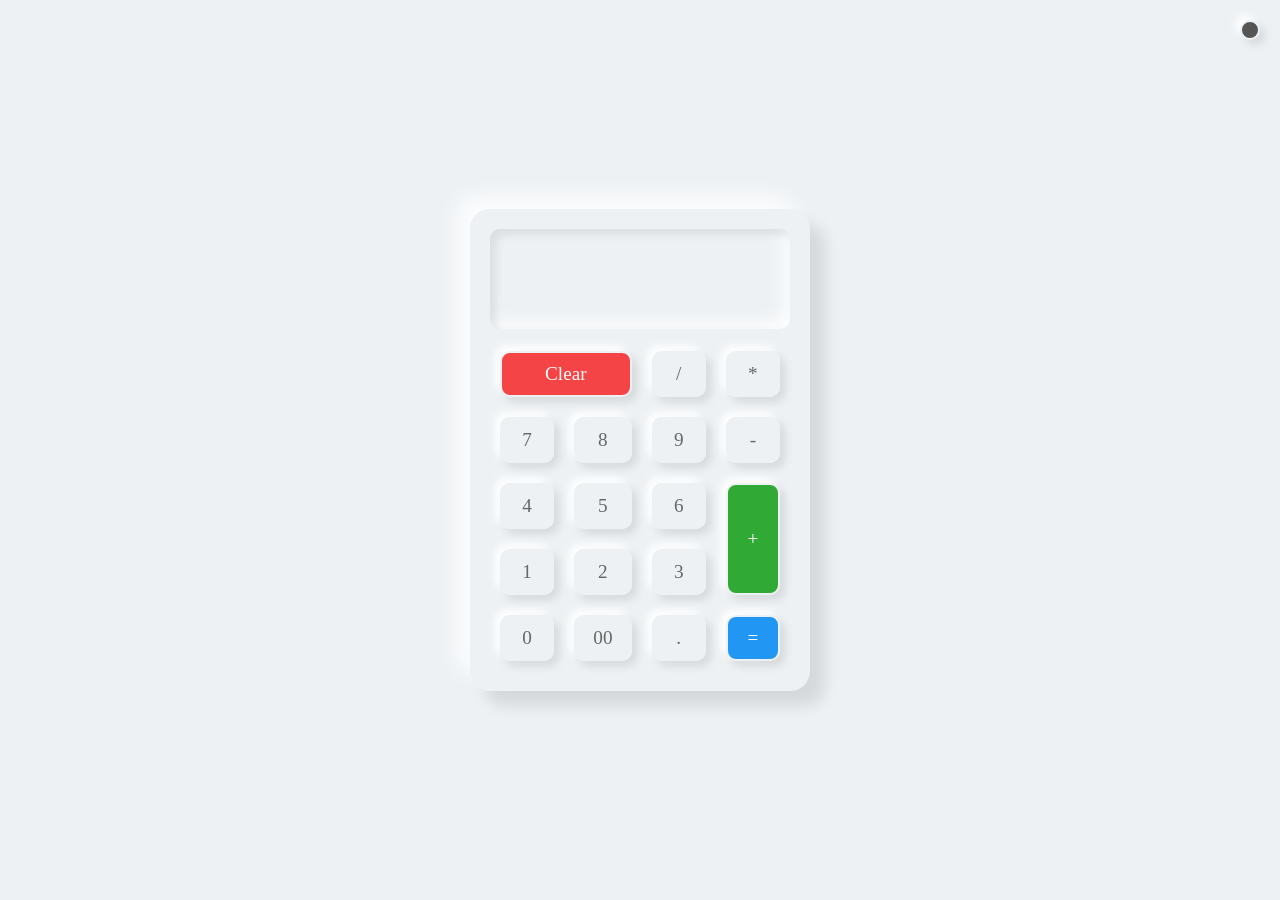
<file: Calculator/index.html>
<!DOCTYPE html>
<html lang="en">
<head>
  <meta charset="UTF-8">
  <meta http-equiv="X-UA-Compatible" content="IE=edge">
  <meta name="viewport" content="width=device-width, initial-scale=1.0">
  <title>Calculator</title>
  <style>
    * {
      margin: 0;
      padding: 0;
      box-sizing: border-box;
      font-family: consolas;
    }

    body {
      display: flex;
      justify-content: center;
      align-items: center;
      min-height: 100vh;
      background: #edf1f4;
    }

    .calculator {
      position: relative;
      width: 340px;
      border-radius: 20px;
      padding: 20px;
      box-shadow: 15px 15px 15px rgba(0, 0, 0, 0.1),
      -15px -15px 20px #fffb;
    }

    .calculator .buttons {
      position: relative;
      display: grid;
    }

    .calculator .buttons #value {
      position: relative;
      width: 100%;
      text-align: right;
      grid-column: span 4;
      user-select: none;
      overflow: hidden;
      color: #5166d6;
      height: 100px;
      line-height: 100px;
      box-shadow: inset 5px 5px 10px rgba(0, 0, 0, 0.1),
      inset -5px -5px 20px #fff;
      border-radius: 10px;
      margin-bottom: 12px;
      padding: 0 20px;
      font-size: 2em;
      font-weight: 500;
    }

    .calculator .buttons span {
      position: relative;
      padding: 10px;
      box-shadow: 5px 5px 10px rgba(0, 0, 0, 0.1),
      -5px -5px 20px #fff;
      margin: 10px;
      cursor: pointer;
      user-select: none;
      min-width: 40px;
      display: flex;
      justify-content: center;
      align-items: center;
      font-size: 1.2em;
      color: #666;
      border: 2px solid #edf1f4;
      box-shadow: 5px 5px 10px rgba(0, 0, 0, 0.1),
      -5px -5px 10px #fff; 
      border-radius: 10px;
    }

    .calculator .buttons span:active {
      box-shadow: inset 5px 5px 10px rgba(0, 0, 0, 0.1),
      inset -5px -5px 20px #fff;
      color: #f44446;
    }    

    .calculator .buttons span#clear {
      grid-column: span 2;
      background: #f44446;
      color: #fff;
      border: 2px solid #edf1f4;
    }

    .calculator .buttons span#plus {
      grid-row: span 2;
      background: #31a935;
      color: #fff;
      border: 2px solid #edf1f4;
    }

    .calculator .buttons span#equal {
      grid-row: span 2;
      background: #2196f3;
      color: #fff;
      border: 2px solid #edf1f4;
    }

    .calculator .buttons span#equal:active,
    .calculator .buttons span#plus:active,
    .calculator .buttons span#clear:active {
      box-shadow: 5px 5px 10px rgba(0, 0, 0, 0.1),
      -5px -5px 10px #fff,
      inset 5px 5px 10px rgba(0, 0, 0, 0.1);
    }

    .toggle-btn {
      position: fixed;
      width: 20px;
      height: 20px;
      background: #555;
      top: 20px;
      right: 20px;
      border-radius: 50%;
      cursor: pointer;
      box-shadow: 5px 5px 10px rgba(0, 0, 0, 0.1),
      -5px -5px 10px #fff;
      border: 2px solid #edf1f4;
    }

    .dark {
      background: #282c2f;
    }

    .dark .calculator {
      background: #33393e;
      box-shadow: 5px 5px 10px rgba(0, 0, 0, 0.25),
      -5px -5px 10px rgba(255,255,255,0.1);
    }

    .dark .calculator .buttons #value {
      box-shadow: inset 5px 5px 10px rgba(0, 0, 0, 0.25),
      inset -5px -5px 10px rgba(255,255,255,0.1);
      color: #eee;
    }

    .dark .calculator .buttons span {
      color: #eee;
      border: 2px solid #333;
      box-shadow: 5px 5px 10px rgba(0, 0, 0, 0.25),
      -5px -5px 10px rgba(255,255,255,0.1);
    }

    .dark .calculator .buttons span:active {
      box-shadow: inset 5px 5px 10px rgba(0, 0, 0, 0.25),
      inset -5px -5px 10px rgba(255,255,255,0.1);
    }

    .dark .calculator .buttons span#clear,
    .dark .calculator .buttons span#plus,
    .dark .calculator .buttons span#equal {
      border: 2px solid #333;
    }

    .dark .calculator .buttons span#clear:active,
    .dark .calculator .buttons span#plus:active,
    .dark .calculator .buttons span#equal:active {
      box-shadow: inset 5px 5px 10px rgba(0, 0, 0, 0.1);
    }

    .dark .toggle-btn {
      background: #edf1f4;
      border: 2px solid #333;
      box-shadow: 5px 5px 10px rgba(0, 0, 0, 0.25),
      -5px -5px 10px rgba(255,255,255,0.25);
    }
  </style>
</head>
<body>
  <div class="toggle-btn">

  </div>
  <div class="calculator">
    <div class="buttons">
      <h2 id="value"></h2>
      <span id="clear">Clear</span>
      <span>/</span>
      <span >*</span>
      <span>7</span>
      <span>8</span>
      <span>9</span>
      <span>-</span>
      <span>4</span>
      <span>5</span>
      <span>6</span>
      <span id="plus">+</span>
      <span>1</span>
      <span>2</span>
      <span>3</span>
      <span>0</span>
      <span>00</span>
      <span>.</span>
      <span id="equal">=</span>
    </div>
  </div>
  <script>
    let buttons = document.querySelector('.buttons');
    let btn = document.querySelectorAll('span');
    let value = document.getElementById('value');
    let toggleBtn = document.querySelector('.toggle-btn');
    let body = document.querySelector('body');

    for (let i = 0; i<btn.length; i++){
      btn[i].addEventListener('click', function() {
        if (this.innerHTML == '=') {
          value.innerHTML = eval(value.innerHTML);
        }else {
          if (this.innerHTML == 'Clear') {
            value.innerHTML = '';
          } else {
            value.innerHTML += this.innerHTML
            // console.log(typeof(value.innerHTML))
          }
        }
      })
    }

    toggleBtn.onclick = function () {
      body.classList.toggle('dark');
    }
  </script>
</body>
</html>
</file>
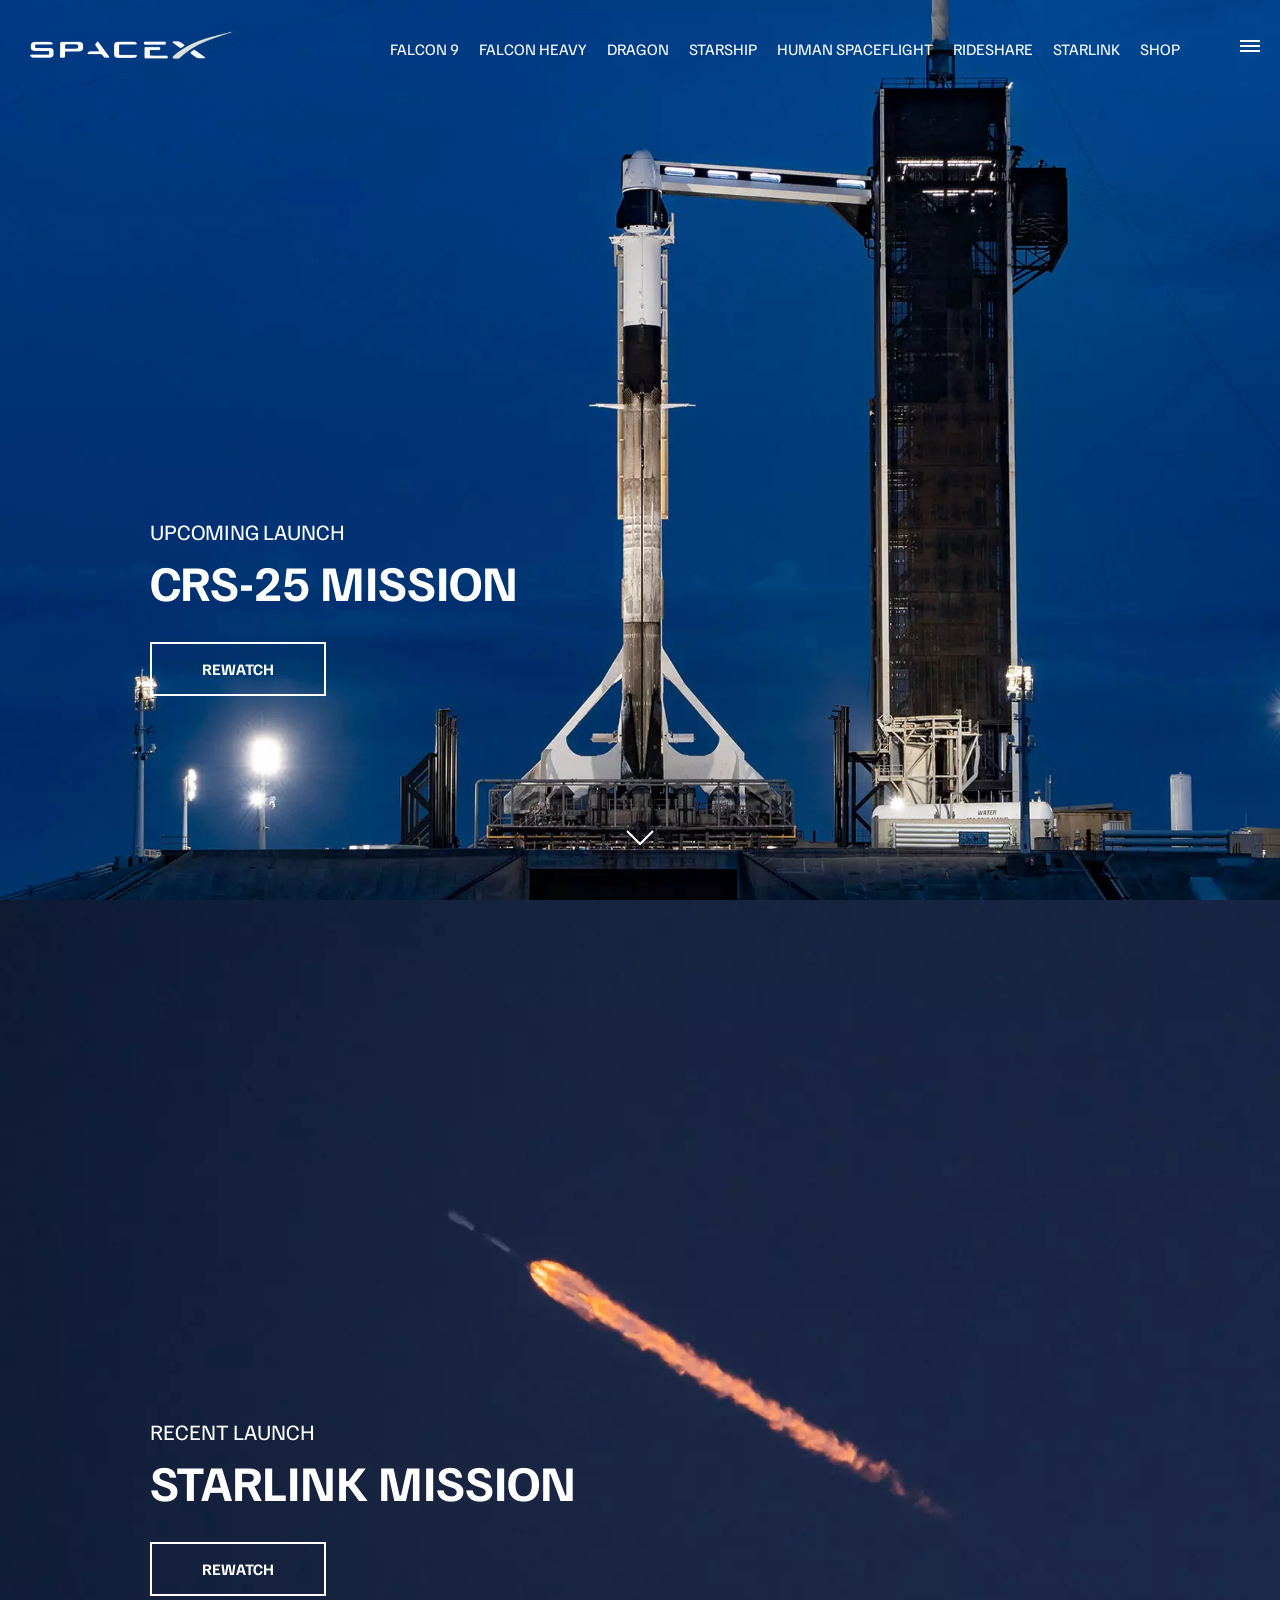
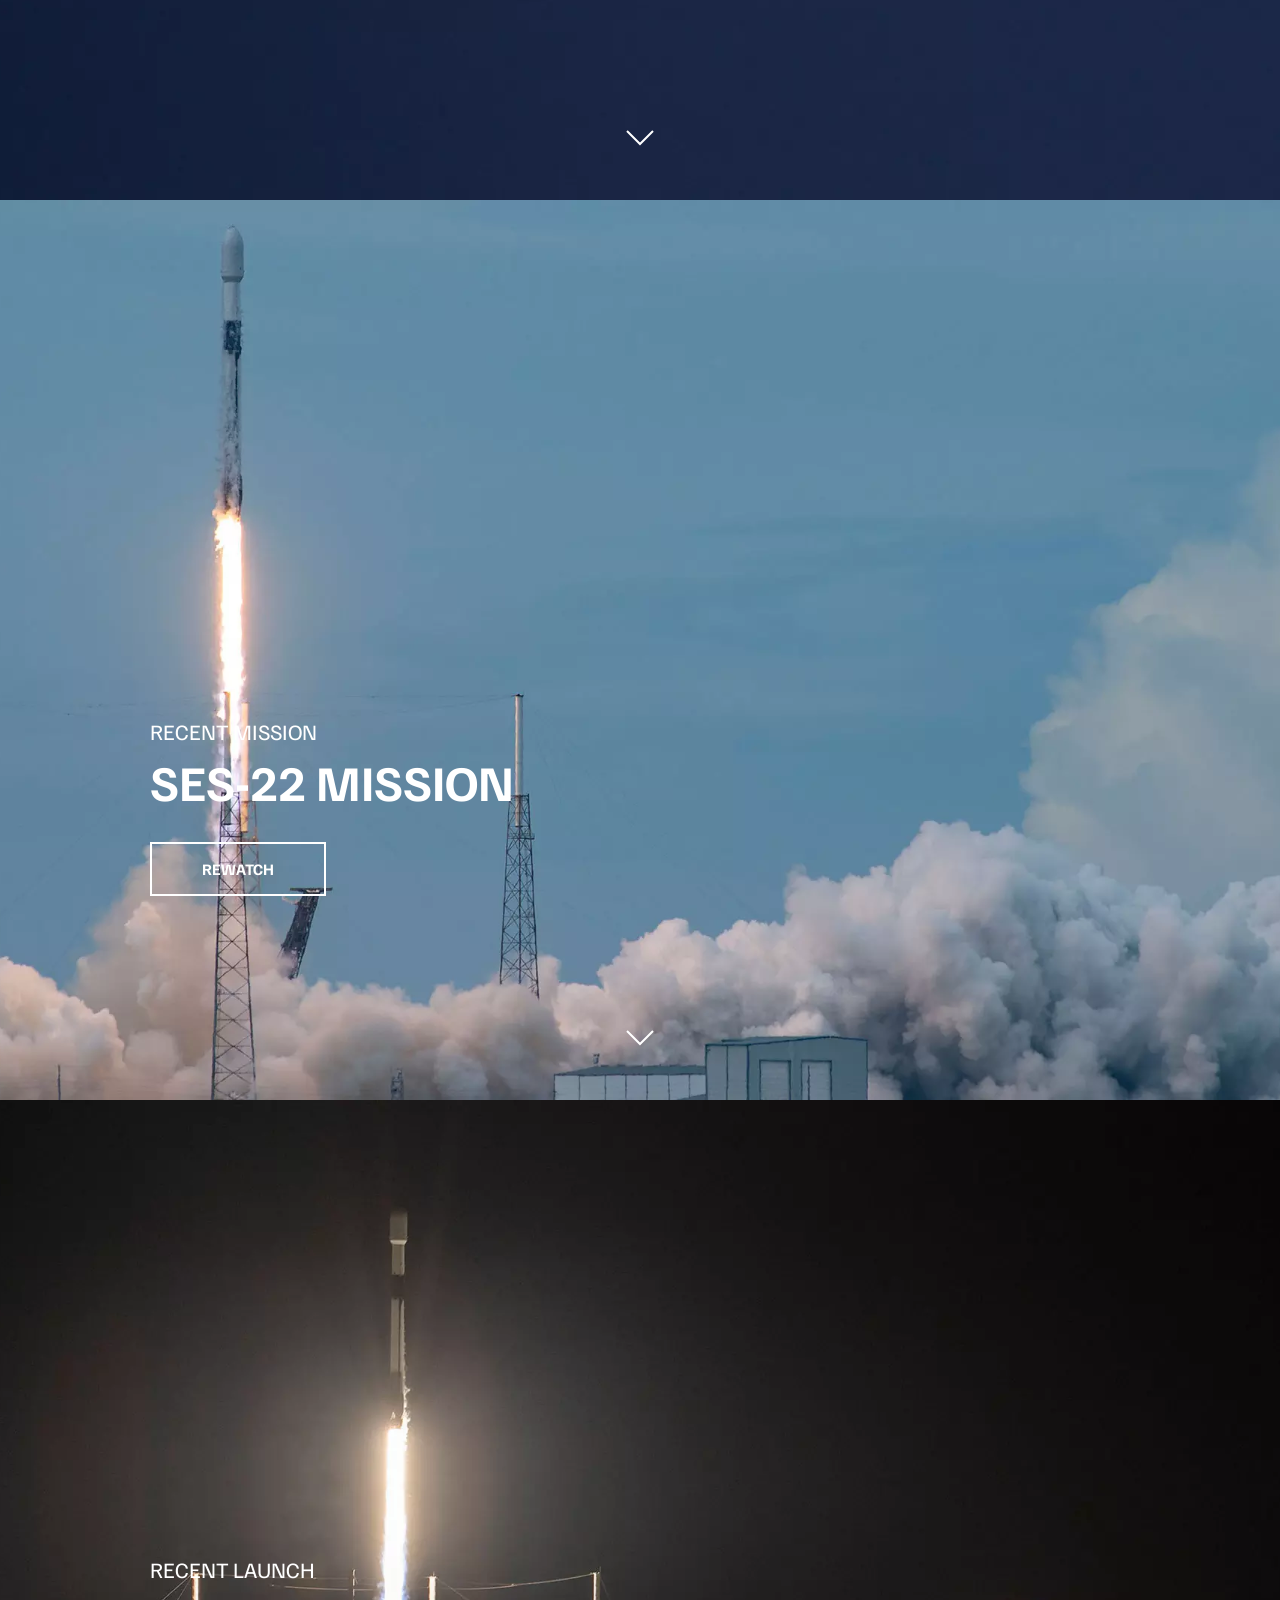
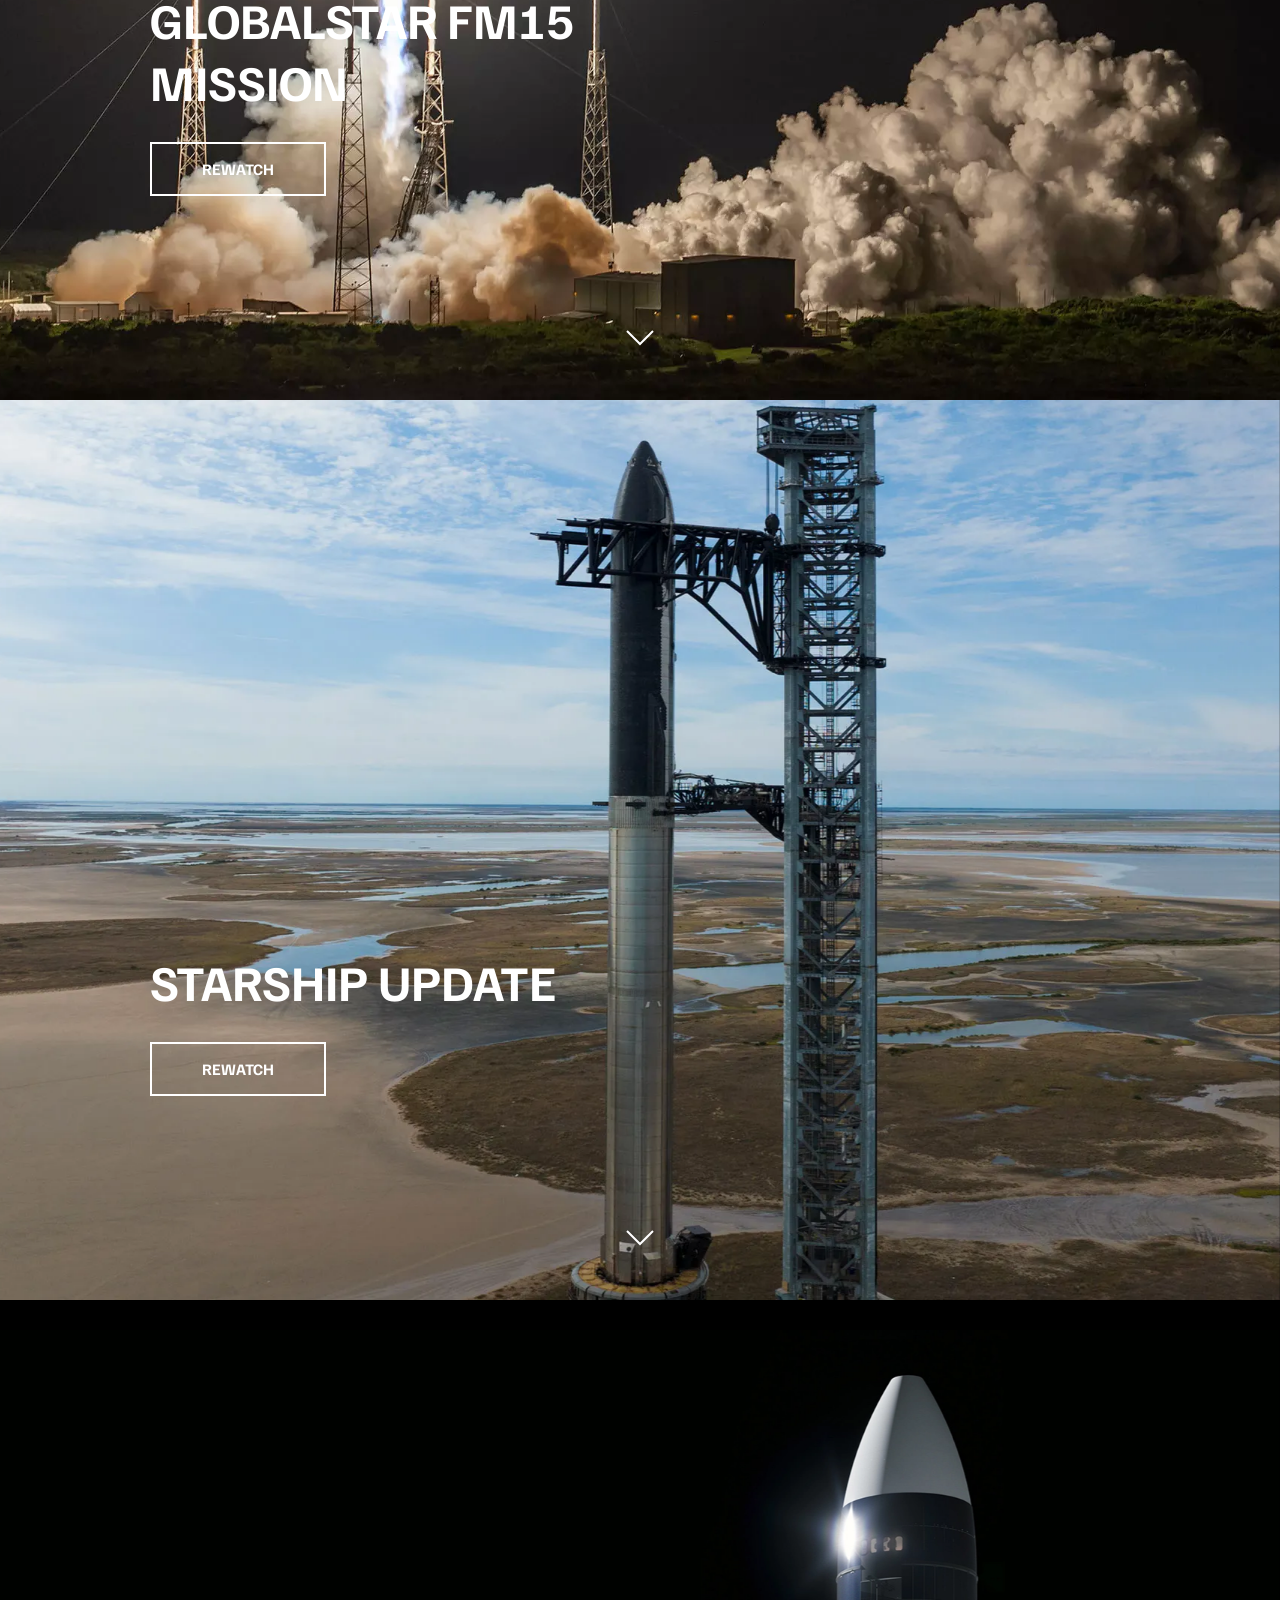
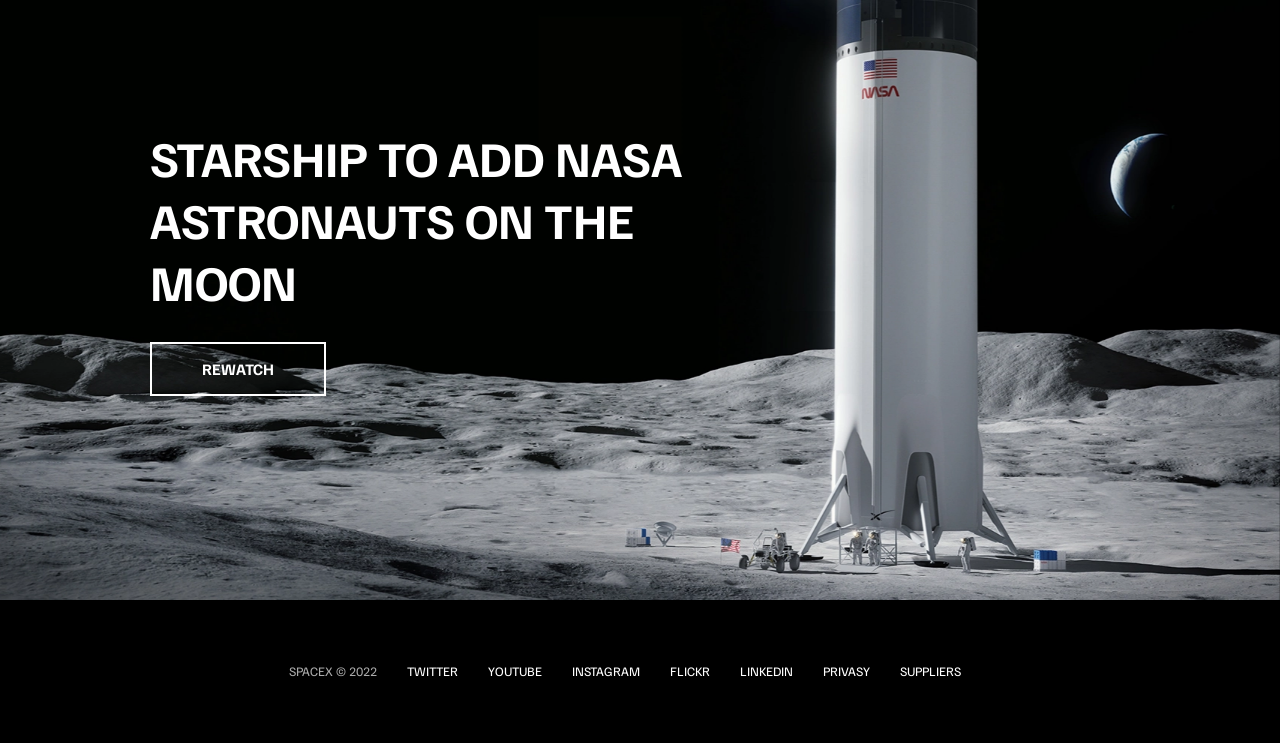
<file: SpaceX/index.html>
<!DOCTYPE html>
<html lang="en">
<head>
  <meta charset="UTF-8">
  <meta http-equiv="X-UA-Compatible" content="IE=edge">
  <meta name="viewport" content="width=device-width, initial-scale=1.0">
  <title>SpaceX</title>
  <link rel="stylesheet" href="./css/style.css" />
</head>
<body>
  <div class="overlay"></div>
  <div id="mobile-menu" class="mobile-main-menu">
    <ul>
      <li><a href="#">Mission</a></li>
      <li><a href="#">Launches</a></li>
      <li><a href="#">Careers</a></li>
      <li><a href="#">Updates</a></li>
      <li><a href="#">Shop</a></li>

      <li class="mobile-only">
        <a href="falcon9.html">Falcon 9</a>
      </li>
      <li class="mobile-only">
        <a href="falcon-heavy.html">Falcon Heavy</a>
      </li>
      <li class="mobile-only">
        <a href="dragon.html">Dragon</a>
      </li>
      <li class="mobile-only">
        <a href="#">Starship</a>
      </li>
      <li class="mobile-only">
        <a href="#">Human Spaceflight</a>
      </li>
      <li class="mobile-only">
        <a href="#">Rideshare</a>
      </li>
      <li class="mobile-only">
        <a href="#">Starlink</a>
      </li>
    </ul>
  </div>
  <header class="main-header">
    <div class="logo">
      <a href="index.html">
        <img src="img/logo.png" alt="SpaceX">
      </a>
    </div>
    <nav class="desktop-main-menu">
      <ul>
        <li>
          <a href="falcon9.html">Falcon 9</a>
        </li>
        <li>
          <a href="falcon-heavy.html">Falcon Heavy</a>
        </li>
        <li>
          <a href="dragon.html">Dragon</a>
        </li>
        <li>
          <a href="#">Starship</a>
        </li>
        <li>
          <a href="#">Human Spaceflight</a>
        </li>
        <li>
          <a href="#">Rideshare</a>
        </li>
        <li>
          <a href="#">Starlink</a>
        </li>
        <li>
          <a href="#">Shop</a>
        </li>
      </ul>
    </nav>
  </header>

  <!-- Hamburger menu -->
  <button id="menu-btn" class="hamburger" type="button">
    <span class="hamburger-top"></span>
    <span class="hamburger-middle"></span>
    <span class="hamburger-bottom"></span>
  </button>

  <!-- Section A -->

  <section class="section-a">
    <div class="section-inner">
      <h4>Upcoming Launch</h4>
      <h2>CRS-25 Mission</h2>
      <a href="#" class="btn">
        <div class="hover"></div>
        <span>Rewatch</span>
      </a>
    </div>

    <div class="scroll-arrow">
      <svg width="30px" height="20px">
        <path stroke="#ffffff" fill="none" stroke-width="2px" d="M2.000,5.000 L15.000,18.000 L28.000,5.000"></path>
      </svg>
    </div>
  </section>
  <!-- Section b -->

  <section class="section-b">
    <div class="section-inner">
      <h4>Recent Launch</h4>
      <h2>Starlink Mission</h2>
      <a href="#" class="btn">
        <div class="hover"></div>
        <span>Rewatch</span>
      </a>
    </div>

    <div class="scroll-arrow">
      <svg width="30px" height="20px">
        <path stroke="#ffffff" fill="none" stroke-width="2px" d="M2.000,5.000 L15.000,18.000 L28.000,5.000"></path>
      </svg>
    </div>
  </section>

  <!-- Section c -->
  <section class="section-c">
    <div class="section-inner">
      <h4>Recent Mission</h4>
      <h2>SES-22 Mission</h2>
      <a href="#" class="btn">
        <div class="hover"></div>
        <span>Rewatch</span>
      </a>
    </div>

    <div class="scroll-arrow">
      <svg width="30px" height="20px">
        <path stroke="#ffffff" fill="none" stroke-width="2px" d="M2.000,5.000 L15.000,18.000 L28.000,5.000"></path>
      </svg>
    </div>
  </section>

  <!-- section d -->
  <section class="section-d">
    <div class="section-inner">
      <h4>Recent Launch</h4>
      <h2>Globalstar FM15 Mission</h2>
      <a href="#" class="btn">
        <div class="hover"></div>
        <span>Rewatch</span>
      </a>
    </div>

    <div class="scroll-arrow">
      <svg width="30px" height="20px">
        <path stroke="#ffffff" fill="none" stroke-width="2px" d="M2.000,5.000 L15.000,18.000 L28.000,5.000"></path>
      </svg>
    </div>
  </section>

  <!-- section e -->
  <section class="section-e">
    <div class="section-inner">
      <h2>Starship Update</h2>
      <a href="#" class="btn">
        <div class="hover"></div>
        <span>Rewatch</span>
      </a>
    </div>

    <div class="scroll-arrow">
      <svg width="30px" height="20px">
        <path stroke="#ffffff" fill="none" stroke-width="2px" d="M2.000,5.000 L15.000,18.000 L28.000,5.000"></path>
      </svg>
    </div>
  </section>

  <!-- section f -->
  <section class="section-f">
    <div class="section-inner">
      <h2>Starship to add NASA astronauts on the moon</h2>
      <a href="#" class="btn">
        <div class="hover"></div>
        <span>Rewatch</span>
      </a>
    </div>
  </section>

  <footer>
    <ul>
      <li>SpaceX &copy; 2022</li>
      <li><a href="#">Twitter</a></li>
      <li><a href="#">Youtube</a></li>
      <li><a href="#">Instagram</a></li>
      <li><a href="#">Flickr</a></li>
      <li><a href="#">LinkedIn</a></li>
      <li><a href="#">Privasy</a></li>
      <li><a href="#">Suppliers</a></li>
    </ul>
  </footer>
  <script src="./js/script.js" defer></script>
</body>
</html>
</file>
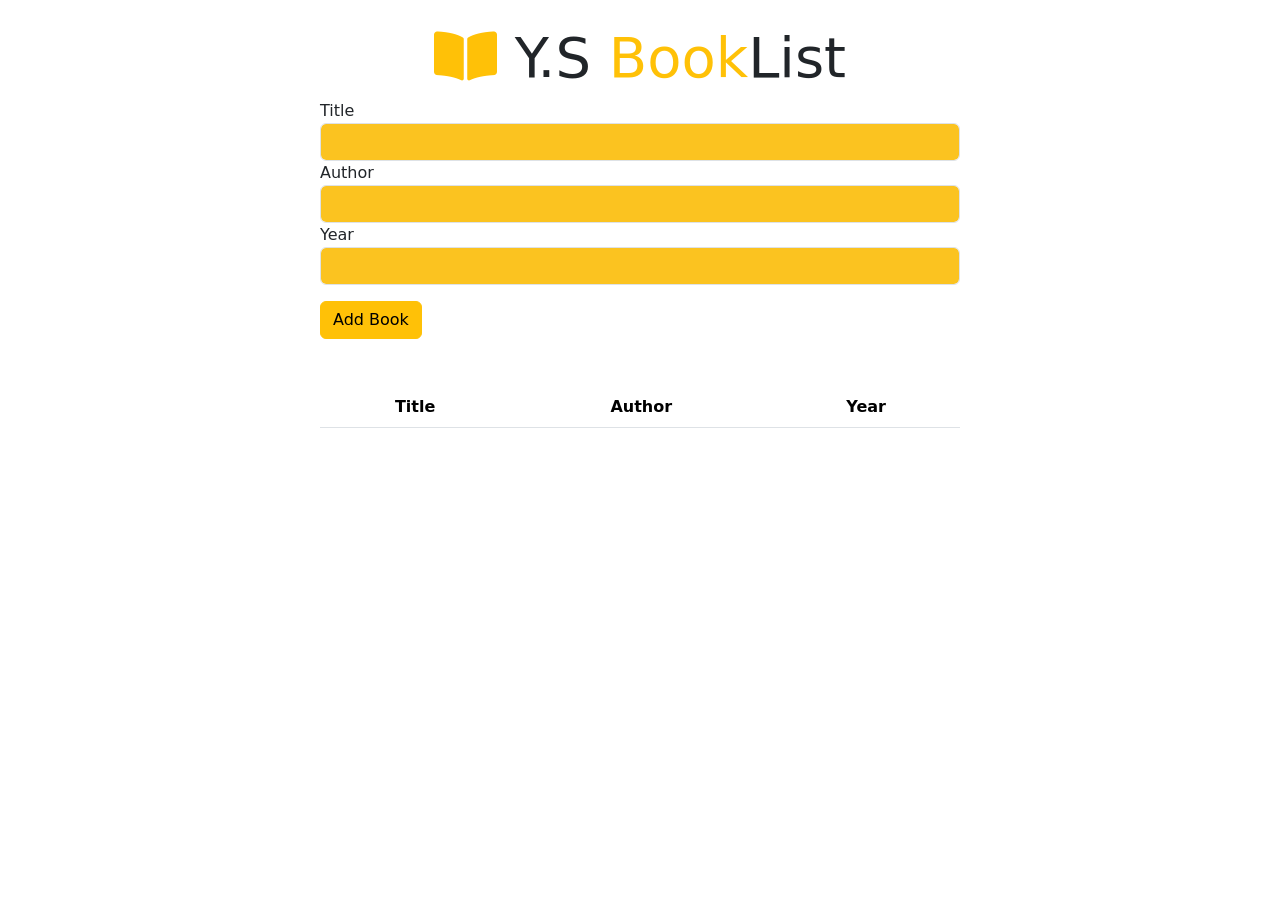
<file: bookAdding/bookadding.html>
<!DOCTYPE html>
<html lang="en">
  <head>
    <meta charset="UTF-8" />
    <meta name="viewport" content="width=device-width, initial-scale=1.0" />
    <meta http-equiv="X-UA-Compatible" content="ie=edge" />
    <link
      rel="stylesheet"
      href="https://use.fontawesome.com/releases/v5.7.2/css/all.css"
      integrity="sha384-fnmOCqbTlWIlj8LyTjo7mOUStjsKC4pOpQbqyi7RrhN7udi9RwhKkMHpvLbHG9Sr"
      crossorigin="anonymous"
    />
    <link href="https://cdn.jsdelivr.net/npm/bootstrap@5.3.2/dist/css/bootstrap.min.css" rel="stylesheet" integrity="sha384-T3c6CoIi6uLrA9TneNEoa7RxnatzjcDSCmG1MXxSR1GAsXEV/Dwwykc2MPK8M2HN" crossorigin="anonymous">
    <title>My BookList App</title>
  </head>
  <body>
    <div class="mt-4 w-50 mx-auto">
      <h1 class="display-4 text-center"><i class="fas fa-book-open text-warning"></i> Y.S<span class="text-warning"> Book</span>List</h1>
      <form id="book-form">
        <div class="form-group">
          <label for="title">Title</label>
          <input style="background-color: #fbc320;" type="text" id="title" class="form-control" />
        </div>

        <div class="form-group">
          <label for="author">Author</label>
          <input style="background-color: #fbc320;" type="text" id="author" class="form-control" />
        </div>

        <div class="form-group">
          <label for="year">Year</label>
          <input style="background-color: #fbc320;" type="text" id="year" class="form-control" />
        </div>
        <input type="submit" value="Add Book" class="btn btn-warning btn-block mt-3" />
      </form>
      <table class="table table-striped mt-5 text-center">
        <thead>
          <tr>
            <th>Title</th>
            <th>Author</th>
            <th>Year</th>
          </tr>
        </thead>
        <tbody id="book-list"></tbody>
      </table>
    </div>

    <script src="./bookadding.js"></script>
  </body>
</html>
</file>
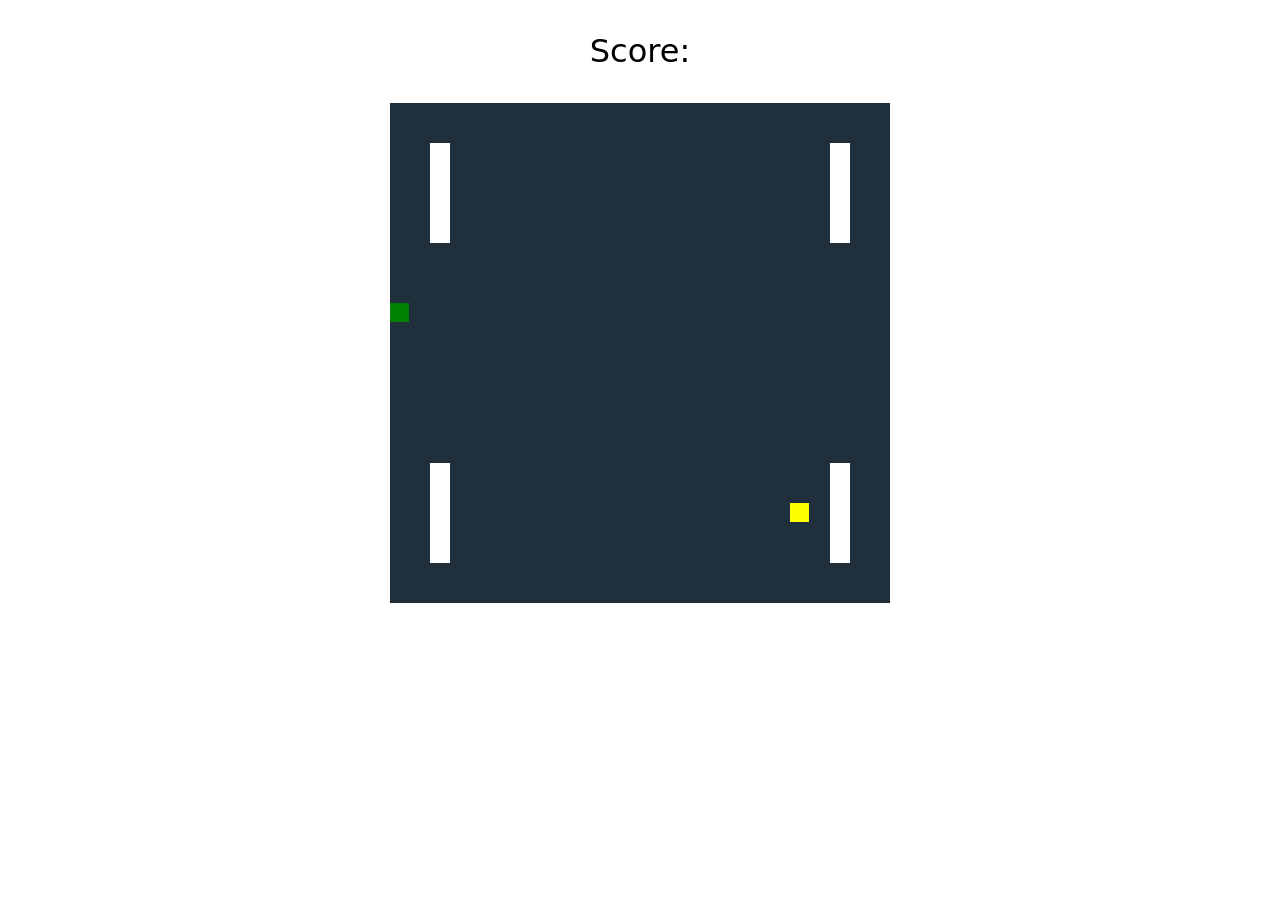
<file: snakegame/snake-game.html>
<!DOCTYPE html>
<html lang="en">
<head>
  <meta charset="UTF-8">
  <meta http-equiv="X-UA-Compatible" content="IE=edge">
  <meta name="viewport" content="width=device-width, initial-scale=1.0">
  <title>Snake-Game</title>
  <style>
    #p1 {
      color: #000;
      font-size: 2rem;
      text-align: center;
      font-family: 'system-ui',sans-serif;
    }

    .game {
      display: flex;
      justify-content: center;
    }

    #canvas {
      border: 1px solid #fff;
      background-color: #202f3c;
    }
  </style>
</head>
<body>
  <p id="p1">Score: <span id="score"></span></p>
  <div class="game">
    <canvas id="canvas" width="500" height="500"></canvas>
  </div>
  <script src="snake-game.js"></script>
</body>
</html>
</file>
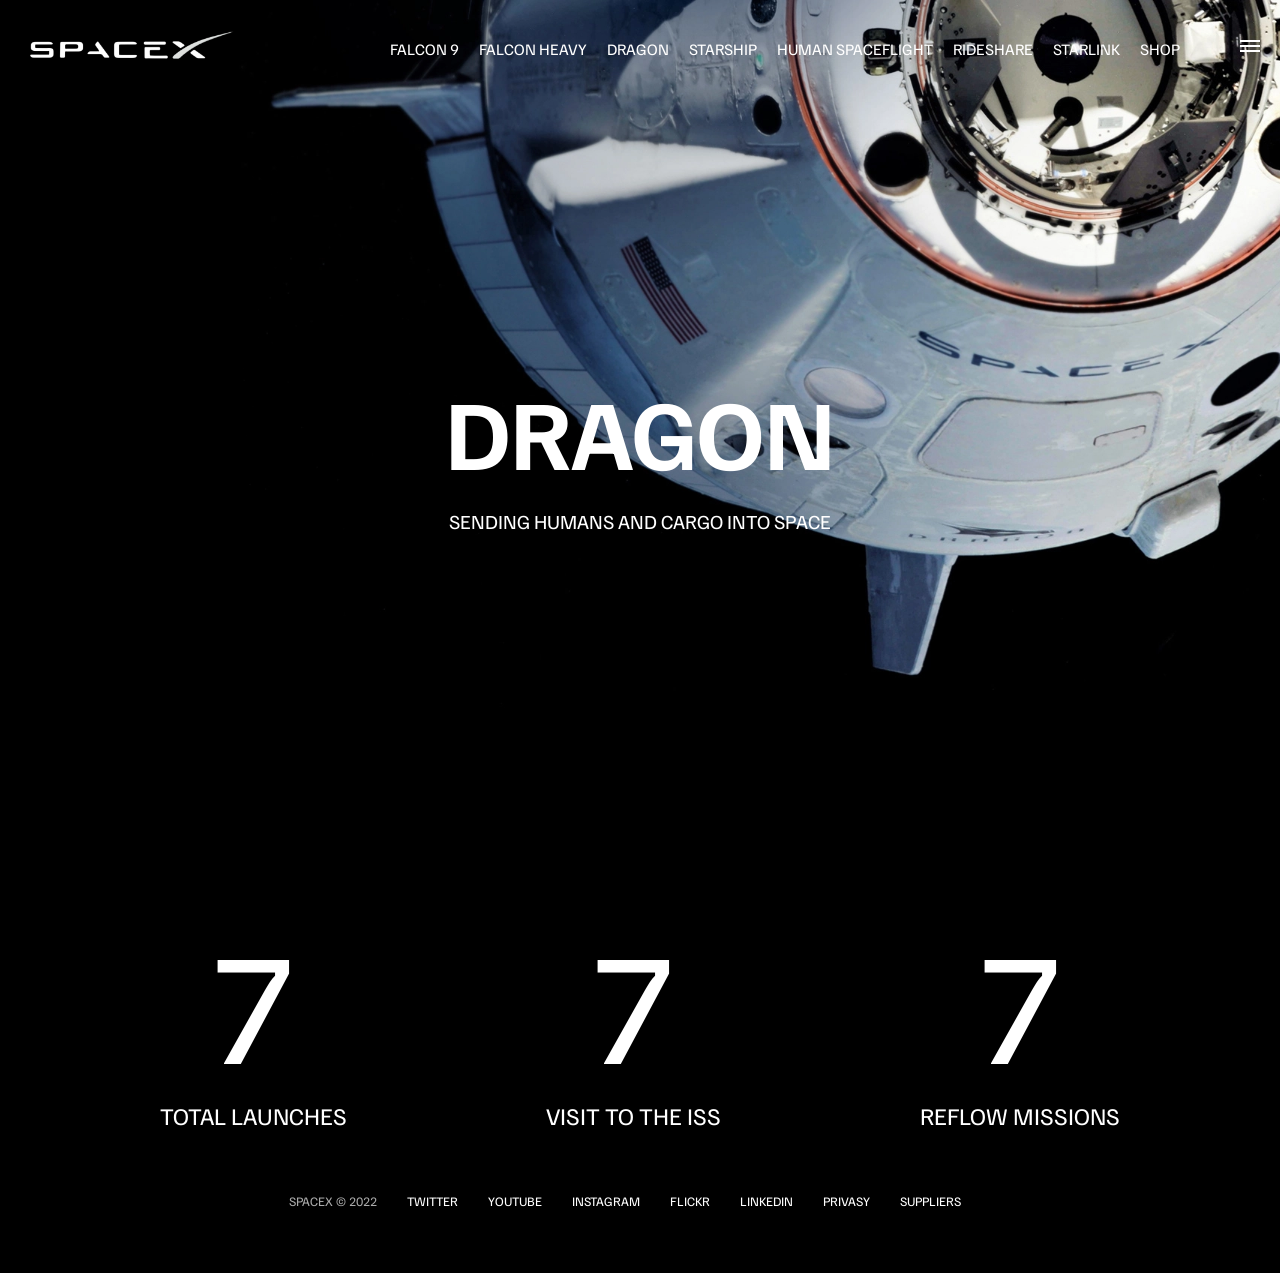
<file: SpaceX/dragon.html>
<!DOCTYPE html>
<html lang="en">
<head>
  <meta charset="UTF-8">
  <meta http-equiv="X-UA-Compatible" content="IE=edge">
  <meta name="viewport" content="width=device-width, initial-scale=1.0">
  <title>SpaceX - Dragon</title>
  <link rel="stylesheet" href="./css/style.css" />
</head>
<body>
  <div class="overlay"></div>
  <div id="mobile-menu" class="mobile-main-menu">
    <ul>
      <li><a href="#">Mission</a></li>
      <li><a href="#">Launches</a></li>
      <li><a href="#">Careers</a></li>
      <li><a href="#">Updates</a></li>
      <li><a href="#">Shop</a></li>

      <li class="mobile-only">
        <a href="falcon9.html">Falcon 9</a>
      </li>
      <li class="mobile-only">
        <a href="falcon-heavy.html">Falcon Heavy</a>
      </li>
      <li class="mobile-only">
        <a href="dragon.html">Dragon</a>
      </li>
      <li class="mobile-only">
        <a href="#">Starship</a>
      </li>
      <li class="mobile-only">
        <a href="#">Human Spaceflight</a>
      </li>
      <li class="mobile-only">
        <a href="#">Rideshare</a>
      </li>
      <li class="mobile-only">
        <a href="#">Starlink</a>
      </li>
    </ul>
  </div>
  <header class="main-header">
    <div class="logo">
      <a href="index.html">
        <img src="img/logo.png" alt="SpaceX">
      </a>
    </div>
    <nav class="desktop-main-menu">
      <ul>
        <li>
          <a href="falcon9.html">Falcon 9</a>
        </li>
        <li>
          <a href="falcon-heavy.html">Falcon Heavy</a>
        </li>
        <li>
          <a href="dragon.html">Dragon</a>
        </li>
        <li>
          <a href="#">Starship</a>
        </li>
        <li>
          <a href="#">Human Spaceflight</a>
        </li>
        <li>
          <a href="#">Rideshare</a>
        </li>
        <li>
          <a href="#">Starlink</a>
        </li>
        <li>
          <a href="#">Shop</a>
        </li>
      </ul>
    </nav>
  </header>

  <!-- Hamburger menu -->
  <button id="menu-btn" class="hamburger" type="button">
    <span class="hamburger-top"></span>
    <span class="hamburger-middle"></span>
    <span class="hamburger-bottom"></span>
  </button>

  <section class="section-animate bg-dragon">

  </section>

  <div class="section-inner-center">
    <h3>Dragon</h3>
    <p>Sending humans and cargo into space</p>
  </div>

  <div class="stats">
    <div>
      <span class="counter" data-target="34">0</span>
      <h4>Total Launches</h4>
    </div>
    <div>
      <span class="counter" data-target="31">0</span>
      <h4>Visit to the ISS</h4>
    </div>
    <div>
      <span class="counter" data-target="13">0</span>
      <h4>Reflow Missions</h4>
    </div>
  </div>

  <footer>
    <ul>
      <li>SpaceX &copy; 2022</li>
      <li><a href="#">Twitter</a></li>
      <li><a href="#">Youtube</a></li>
      <li><a href="#">Instagram</a></li>
      <li><a href="#">Flickr</a></li>
      <li><a href="#">LinkedIn</a></li>
      <li><a href="#">Privasy</a></li>
      <li><a href="#">Suppliers</a></li>
    </ul>
  </footer>
  <script src="./js/script.js" defer></script>
</body>
</html>
</file>
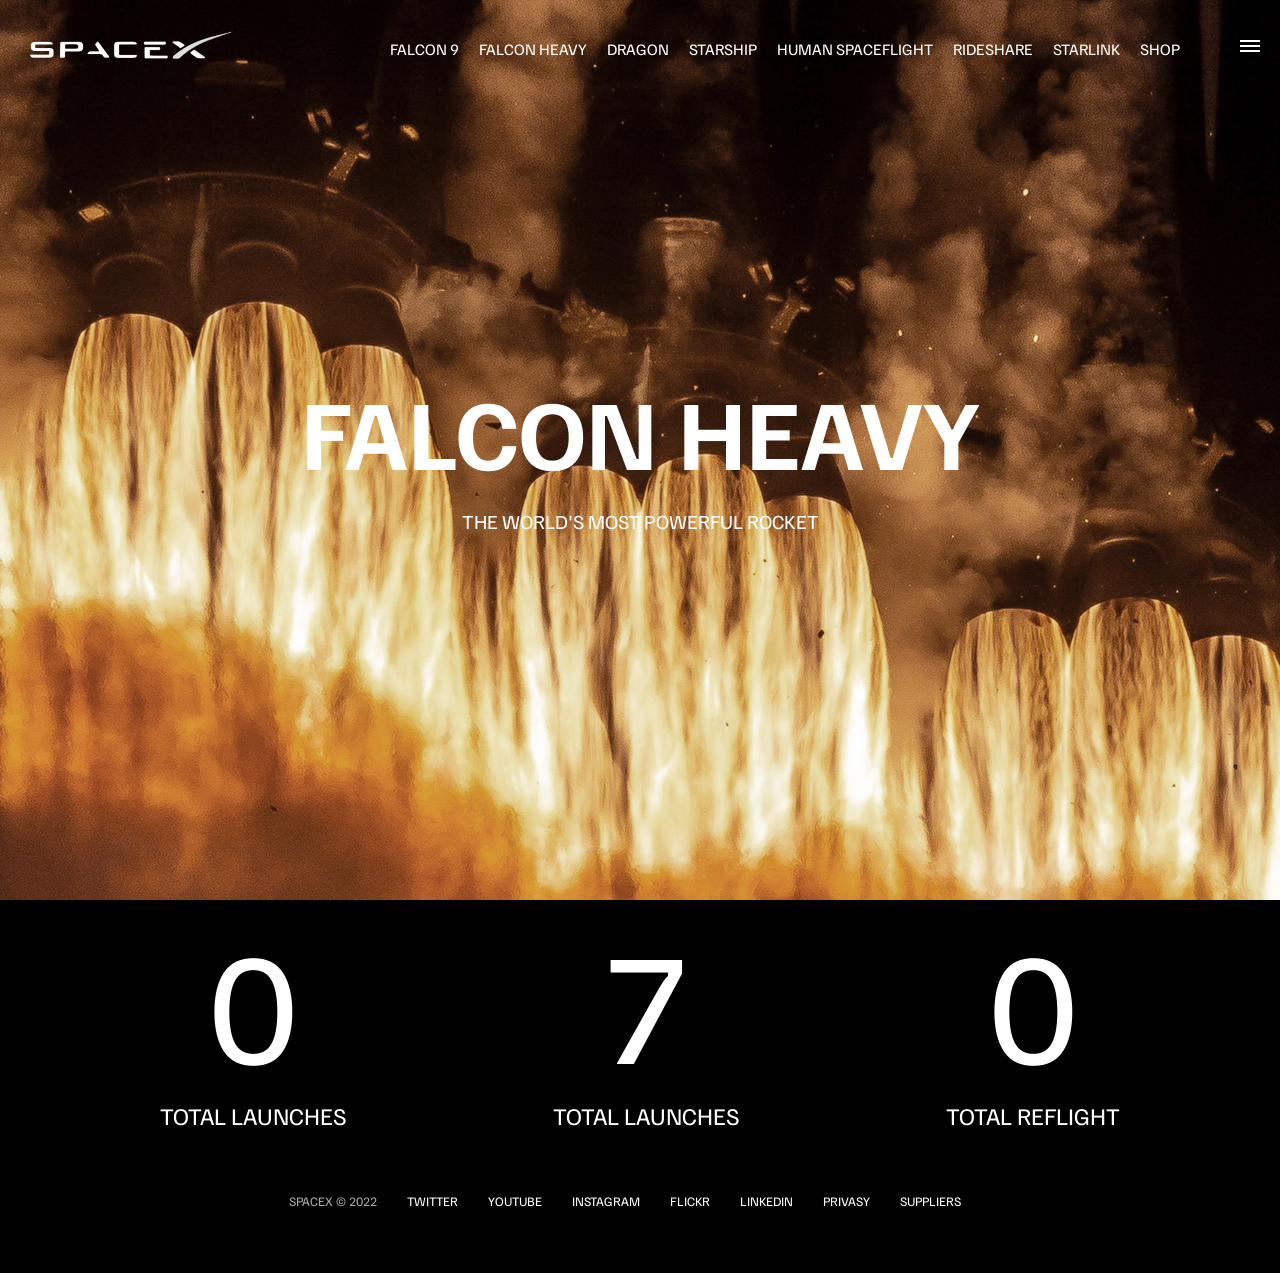
<file: SpaceX/falcon-heavy.html>
<!DOCTYPE html>
<html lang="en">
<head>
  <meta charset="UTF-8">
  <meta http-equiv="X-UA-Compatible" content="IE=edge">
  <meta name="viewport" content="width=device-width, initial-scale=1.0">
  <title>SpaceX - Falcon Heavy</title>
  <link rel="stylesheet" href="./css/style.css" />
</head>
<body>
  <div class="overlay"></div>
  <div id="mobile-menu" class="mobile-main-menu">
    <ul>
      <li><a href="#">Mission</a></li>
      <li><a href="#">Launches</a></li>
      <li><a href="#">Careers</a></li>
      <li><a href="#">Updates</a></li>
      <li><a href="#">Shop</a></li>

      <li class="mobile-only">
        <a href="falcon9.html">Falcon 9</a>
      </li>
      <li class="mobile-only">
        <a href="falcon-heavy.html">Falcon Heavy</a>
      </li>
      <li class="mobile-only">
        <a href="dragon.html">Dragon</a>
      </li>
      <li class="mobile-only">
        <a href="#">Starship</a>
      </li>
      <li class="mobile-only">
        <a href="#">Human Spaceflight</a>
      </li>
      <li class="mobile-only">
        <a href="#">Rideshare</a>
      </li>
      <li class="mobile-only">
        <a href="#">Starlink</a>
      </li>
    </ul>
  </div>
  <header class="main-header">
    <div class="logo">
      <a href="index.html">
        <img src="img/logo.png" alt="SpaceX">
      </a>
    </div>
    <nav class="desktop-main-menu">
      <ul>
        <li>
          <a href="falcon9.html">Falcon 9</a>
        </li>
        <li>
          <a href="falcon-heavy.html">Falcon Heavy</a>
        </li>
        <li>
          <a href="dragon.html">Dragon</a>
        </li>
        <li>
          <a href="#">Starship</a>
        </li>
        <li>
          <a href="#">Human Spaceflight</a>
        </li>
        <li>
          <a href="#">Rideshare</a>
        </li>
        <li>
          <a href="#">Starlink</a>
        </li>
        <li>
          <a href="#">Shop</a>
        </li>
      </ul>
    </nav>
  </header>

  <!-- Hamburger menu -->
  <button id="menu-btn" class="hamburger" type="button">
    <span class="hamburger-top"></span>
    <span class="hamburger-middle"></span>
    <span class="hamburger-bottom"></span>
  </button>

  <section class="section-animate bg-falcon-heavy">

  </section>

  <div class="section-inner-center">
    <h3>Falcon Heavy</h3>
    <p>The world's most powerful rocket </p>
  </div>

  <div class="stats">
    <div>
      <span class="counter" data-target="3">0</span>
      <h4>Total Launches</h4>
    </div>
    <div>
      <span class="counter" data-target="7">0</span>
      <h4>Total Launches</h4>
    </div>
    <div>
      <span class="counter" data-target="4">0</span>
      <h4>Total Reflight</h4>
    </div>
  </div>

  <footer>
    <ul>
      <li>SpaceX &copy; 2022</li>
      <li><a href="#">Twitter</a></li>
      <li><a href="#">Youtube</a></li>
      <li><a href="#">Instagram</a></li>
      <li><a href="#">Flickr</a></li>
      <li><a href="#">LinkedIn</a></li>
      <li><a href="#">Privasy</a></li>
      <li><a href="#">Suppliers</a></li>
    </ul>
  </footer>
  <script src="./js/script.js" defer></script>
</body>
</html>
</file>
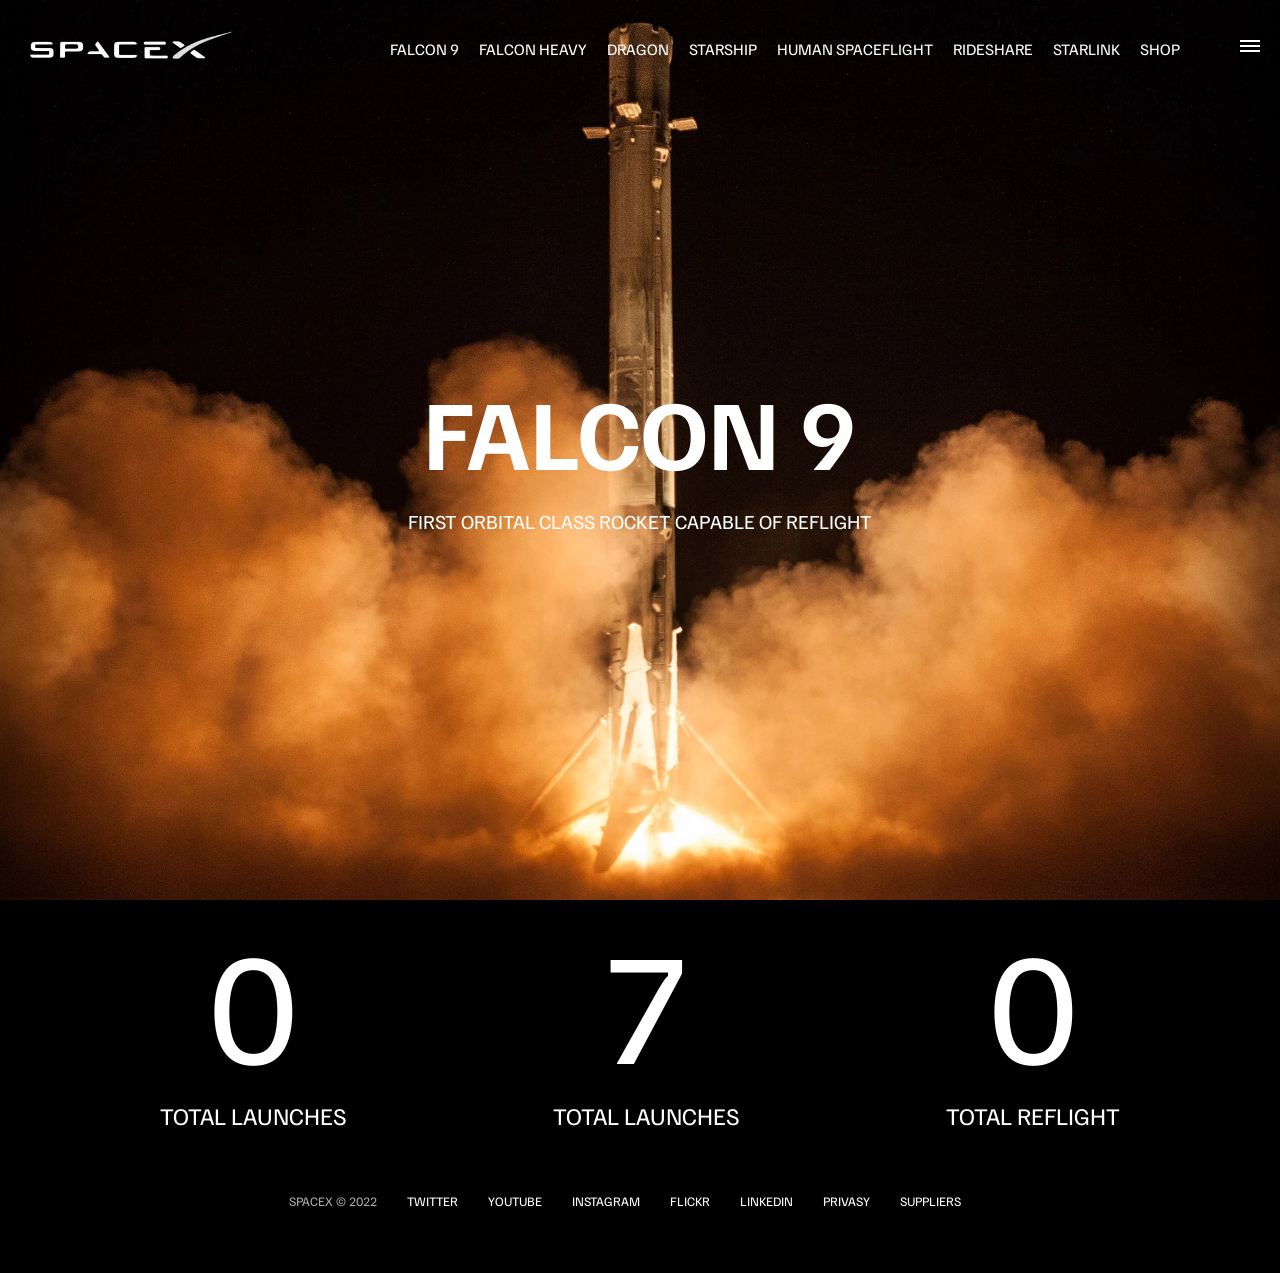
<file: SpaceX/falcon9.html>
<!DOCTYPE html>
<html lang="en">
<head>
  <meta charset="UTF-8">
  <meta http-equiv="X-UA-Compatible" content="IE=edge">
  <meta name="viewport" content="width=device-width, initial-scale=1.0">
  <title>SpaceX - Falcon 9</title>
  <link rel="stylesheet" href="./css/style.css" />
</head>
<body>
  <div class="overlay"></div>
  <div id="mobile-menu" class="mobile-main-menu">
    <ul>
      <li><a href="#">Mission</a></li>
      <li><a href="#">Launches</a></li>
      <li><a href="#">Careers</a></li>
      <li><a href="#">Updates</a></li>
      <li><a href="#">Shop</a></li>

      <li class="mobile-only">
        <a href="falcon9.html">Falcon 9</a>
      </li>
      <li class="mobile-only">
        <a href="falcon-heavy.html">Falcon Heavy</a>
      </li>
      <li class="mobile-only">
        <a href="dragon.html">Dragon</a>
      </li>
      <li class="mobile-only">
        <a href="#">Starship</a>
      </li>
      <li class="mobile-only">
        <a href="#">Human Spaceflight</a>
      </li>
      <li class="mobile-only">
        <a href="#">Rideshare</a>
      </li>
      <li class="mobile-only">
        <a href="#">Starlink</a>
      </li>
    </ul>
  </div>
  <header class="main-header">
    <div class="logo">
      <a href="index.html">
        <img src="img/logo.png" alt="SpaceX">
      </a>
    </div>
    <nav class="desktop-main-menu">
      <ul>
        <li>
          <a href="falcon9.html">Falcon 9</a>
        </li>
        <li>
          <a href="falcon-heavy.html">Falcon Heavy</a>
        </li>
        <li>
          <a href="dragon.html">Dragon</a>
        </li>
        <li>
          <a href="#">Starship</a>
        </li>
        <li>
          <a href="#">Human Spaceflight</a>
        </li>
        <li>
          <a href="#">Rideshare</a>
        </li>
        <li>
          <a href="#">Starlink</a>
        </li>
        <li>
          <a href="#">Shop</a>
        </li>
      </ul>
    </nav>
  </header>

  <!-- Hamburger menu -->
  <button id="menu-btn" class="hamburger" type="button">
    <span class="hamburger-top"></span>
    <span class="hamburger-middle"></span>
    <span class="hamburger-bottom"></span>
  </button>

  <section class="section-animate bg-falcon-9">

  </section>

  <div class="section-inner-center">
    <h3>Falcon 9</h3>
    <p>First orbital class rocket capable of reflight</p>
  </div>

  <div class="stats">
    <div>
      <span class="counter" data-target="3">0</span>
      <h4>Total Launches</h4>
    </div>
    <div>
      <span class="counter" data-target="7">0</span>
      <h4>Total Launches</h4>
    </div>
    <div>
      <span class="counter" data-target="4">0</span>
      <h4>Total Reflight</h4>
    </div>
  </div>

  <footer>
    <ul>
      <li>SpaceX &copy; 2022</li>
      <li><a href="#">Twitter</a></li>
      <li><a href="#">Youtube</a></li>
      <li><a href="#">Instagram</a></li>
      <li><a href="#">Flickr</a></li>
      <li><a href="#">LinkedIn</a></li>
      <li><a href="#">Privasy</a></li>
      <li><a href="#">Suppliers</a></li>
    </ul>
  </footer>
  <script src="./js/script.js" defer></script>
</body>
</html>
</file>
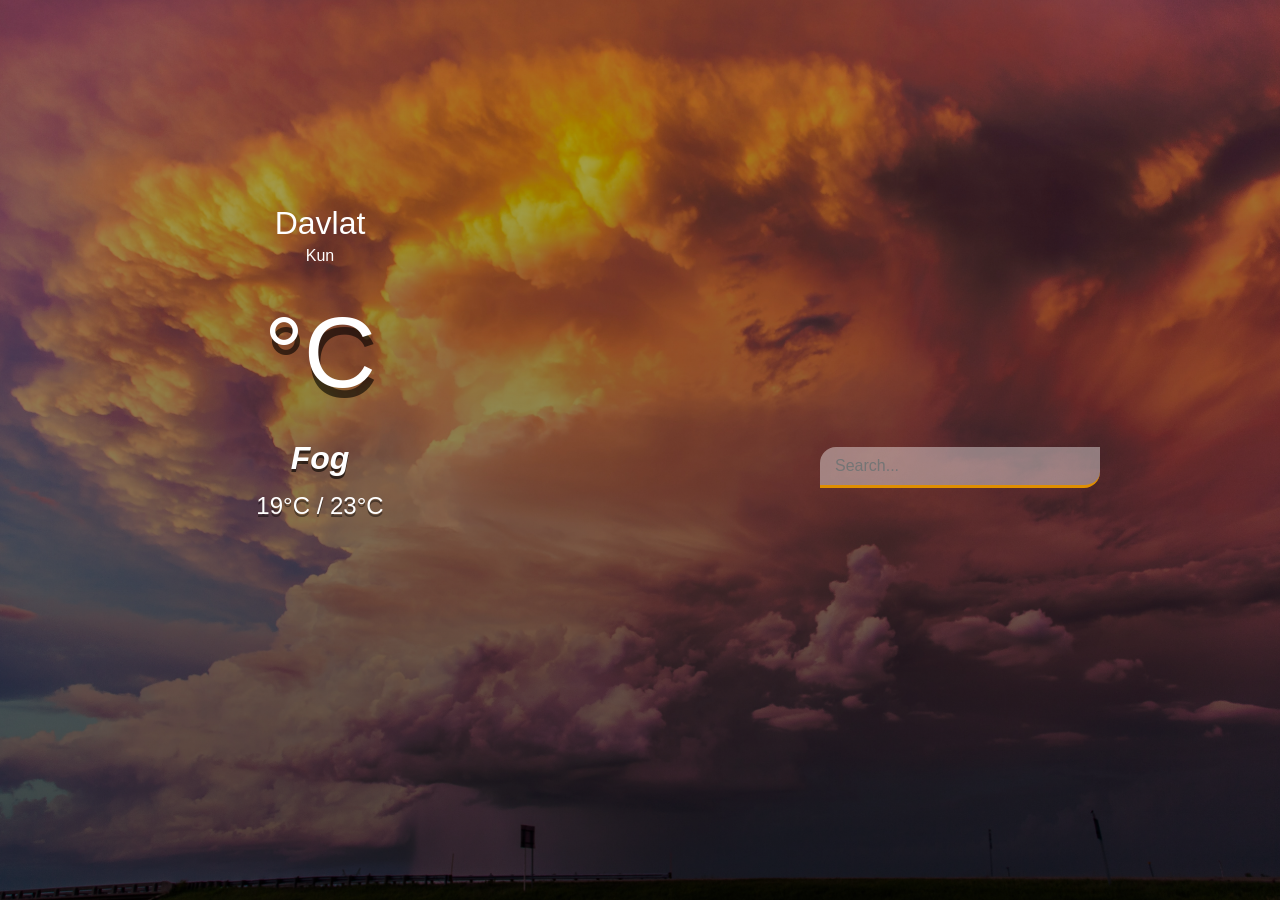
<file: weather/weather.html>
<!DOCTYPE html>
<html lang="en">
<head>
  <meta charset="UTF-8">
  <meta http-equiv="X-UA-Compatible" content="IE=edge">
  <meta name="viewport" content="width=device-width, initial-scale=1.0">
  <title>Weather</title>
  <style>
    * {
      margin: 0;
      padding: 0;
      box-sizing: border-box;
      font-family: 'montserrat',sans-serif;
    }

    body {
      background-image: url(./weather.jpg) ;
      background-size: cover;
      background-position: top center;
    }

    .app-wrap {
      display: grid;
      grid-template-columns: 50% 50%;
      height: 100vh;
      background-image: linear-gradient(to bottom, rgba(0,0,0,.3), rgba(0,0,0,.6));
    }

    header {
      display: flex;
      justify-content: center;
      align-items: center;
      padding: 50px 15px 15px;
    }
    input {
      width: 100%;
      max-width: 280px;
      padding: 10px 15px;
      border: none;
      outline: none;
      background: rgb(255, 255, 255, 0.4);
      border-radius: 1rem 0 1rem 0;
      border-bottom: 3px solid #df8e00;
      color: #333;
      font-size: 1rem;
      font-weight: 300;
      transition: 0.2s ease-out;
    }

    input:focus {
      background: rgba(255, 255, 255, 0.8);
    }

    main {
      padding: 25px 25px 50px;
      display: flex;
      flex-direction: column;
      align-items: center;
      text-align: center;
      margin-top: 20vh;
    }

    .city {
      color: #fff;
      font-size: 2rem;
      font-weight: 500;
      margin-bottom: 5px;
    }

    .date {
      color: #fff;
    }   

    .temp {
      color: #fff;
      font-size: 100px;
      font-weight: 900;
      margin: 30px 0;
      text-shadow: 2px 10px rgba(0,0,0,.6);
    } 

    span {
      font-weight: 500;
    }

    .weather {
      color: #fff;
      font-size: 2rem;
      font-style: italic;
      font-weight: 700;
      margin-bottom: 15px;
      text-shadow: 0 3px rgba(0, 0, 0, 0.6);
    }

    .hi-low {
      color: #fff;
      font-size: 24px;
      font-weight: 500;
      text-shadow: 0 3px rgba(0, 0, 0, 0.4);
    }

    @media (max-width: 900px) {
      .app-wrap {
        grid-template-columns: 100%;
      }
      main {
        margin-top: 10vh;
      }
    }
  </style>
</head>
<body>
  <div class="app-wrap">
    <main>
      <section class="location">
        <div class="city">
          Davlat
        </div>
        <div class="date">
          Kun
        </div>
      </section>
      <div class="main-temp">
        <div class="temp">
          <span>°C</span>
        </div>
        <div class="weather">Fog</div>
        <div class="hi-low">19°C / 23°C</div> 
      </div>
    </main>
    <header>
      <input type="text" class="search-box" autocomplete="off" placeholder="Search...">
    </header>
  </div>
  <script src="./weather.js"></script>
</body>
</html>
</file>
<file: SpaceX/css/style.css>
@import url('https://fonts.googleapis.com/css2?family=Familjen+Grotesk:wght@400;500;600;700&family=Lato&family=Montserrat:ital,wght@0,100;0,200;0,300;0,400;0,500;0,600;0,700;0,800;0,900;1,100;1,200;1,300;1,400;1,500;1,600;1,700;1,800;1,900&family=Poppins:ital,wght@0,100;0,200;0,300;0,400;0,500;0,600;0,700;0,800;1,900&family=Roboto:ital@1&display=swap');

*, *::before, *::after {
  margin: 0;
  padding: 0;
  box-sizing: border-box;
}

body {
  font-family: 'Familjen Grotesk', sans-serif;
  background: #000;
  color: #fff;
}

a {
  text-decoration: none;
  color: #fff;
}

ul {
  list-style: none;
}

/* Header/Navbar */

.main-header {
  position: fixed;
  top: 0;
  left: 0;
  width: 100%;
  z-index: 3;
  display: flex;
  justify-content: space-between;
  align-items: center;
  text-transform: uppercase;
  height: 100px;
  padding: 0 30px;
}

/* logo */
.logo {
  width: 210px;
  height: auto;
}

.logo img {
  width: 100%;
  display: block;
  height: auto;
}

/* desktop menu */

.desktop-main-menu {
  margin-right: 50px; 
}

.desktop-main-menu ul {
  display: flex;
}

.desktop-main-menu ul li {
  position: relative;
  margin-right: 20px;
  padding-bottom: 2px;
}

/* Menu item bottom border */

.desktop-main-menu ul li a::after {
  content: '';
  position: absolute;
  bottom: 0;
  left: 0;
  width: 100%;
  height: 1px;
  background: #fff;
  transform: scaleX(0);
  transition: transform 0.6s cubic-bezier(0.19,1,0.22,1);
  transform-origin: right center;
}

.desktop-main-menu ul li a:hover::after {
  transform: scaleX(1);
  transform-origin: left center;
  transition-duration: .4s;
}

/* Sections */
section {
  position: relative;
  text-transform: uppercase;
  height: 100vh;
  background-position: center center;
  background-repeat: no-repeat;
  background-size: cover;
}

.section-inner {
  position: absolute;
  bottom: 200px;
  left: 150px;
  max-width: 560px;
}

.section-inner h4 {
  font-size: 22px;
  margin-bottom: 5px;
  font-weight: 300;
  animation: fadeInUp 0.5s ease-in-out;
}

.section-inner h2 {
  font-size: 50px;
  font-weight: 700;
  margin-bottom: 20px;
  animation: fadeInUp 0.5s ease-in-out 0.2s;
  animation-fill-mode: both;
}

.section-inner a {
  animation: fadeInUp 0.5s ease-in-out 0.4s;
  animation-fill-mode: both;
}

/* Background-images */

.section-a {
  background-image: url('../img/section-a.webp');
}
.section-b {
  background-image: url('../img/section-b.webp');
}
.section-c {
  background-image: url('../img/section-c.webp');
}
.section-d {
  background-image: url('../img/section-d.webp');
}
.section-e {
  background-image: url('../img/section-e.webp');
}
.section-f {
  background-image: url('../img/section-f.webp');
}



.btn {
  position: relative;
  display: inline-block;
  cursor: pointer;
  text-align: center;
  min-width: 130px;
  padding: 15px 50px;
  margin-top: 10px;
  border: 2px solid #fff;
  text-transform: uppercase;
  font-weight: bold;
  overflow: hidden;
  z-index: 2;
}

.btn:hover span {
  color: #000;
}

.btn .hover {
  position: absolute;
  top: 0;
  left: 0;
  width: 100%;
  height: 100%;
  background-color: #fff;
  color: #000;
  z-index: -1;
  transform: translateY(100%);
  transition: transform 0.6s cubic-bezier(0.19,1,0.22,1);
}

.btn:hover .hover {
  transform: translateY(0);
}

.scroll-arrow {
  position: absolute;
  bottom: 50px;
  left: 50%;
  transform: translateX(-50%);
  animation: fadeBounce 5s infinite;
}

/* footer */
footer {
  position: relative;
  padding: 55px 0;
}

footer ul {
  display: flex;
  justify-content: center;
  align-items: center;
  flex-wrap: wrap;
}

footer ul li {
  margin-right: 30px;
  color: #aaa;
  text-transform: uppercase;
  font-size: 13px;
  line-height: 2.5;
}

footer ul li a {
  color: #fff;
  transition: color 0.6s;
}

footer ul li a:hover {
  color: #aaa;
}

/* hamburger menu */
.hamburger {
  position: fixed;
  top: 40px;
  right: 20px;
  z-index: 10;
  cursor: pointer;
  width: 20px;
  height: 20px;
  background: none;
  border: none;
}

.hamburger-top,
.hamburger-middle,
.hamburger-bottom {
  position: absolute;
  width: 20px;;
  height: 2px;
  top: 0;
  left: 0;
  background-color: #fff;
  transition: all 0.5s ease;
}

.hamburger-middle {
  transform: translateY(5px);
}

.hamburger-bottom {
  transform: translateY(10px);
}

.open {
  transform: rotate(90deg);
}

.open .hamburger-top {
  transform: rotate(45deg) translateY(6px) translateX(6px);
}

.open .hamburger-middle {
  display: none;
}

.open .hamburger-bottom {
  transform: rotate(-45deg) translateY(6px) translateX(-6px);
}

.overlay-show {
  position: fixed;
  top: 0;
  left: 0;
  width: 100%;
  height: 100%;
  background: rgba(0,0,0,0.5);
  z-index: 3;
}

.stop-scrolling {
  overflow: hidden;
}

/* hide mobile-main-menu item */
.mobile-only {
  display: none;
}

.mobile-main-menu {
  position: fixed;
  top: 0;
  right: 0;
  width: 350px;
  height: 100%;
  z-index: 4;
  background: #000;
  display: flex;
  align-items: center;
  justify-content: center;
  transform: translateX(100%);
  transition: transform 0.6s cubic-bezier(0.19,1,0.22,1)
}

.show-menu {
  transform: translateX(0);
}

.mobile-main-menu ul {
  display: flex;
  flex-direction: column;
  align-items: flex-end;
  justify-content: center;
  padding: 50px;
  padding-top: 100px;
  width: 100%;
}

.mobile-main-menu ul li{
  margin-bottom: 20px;
  font-size: 18px;
  text-transform: uppercase;
  border-bottom: 1px #555 dotted;
  width: 100%; 
  text-align: right;
  /* padding-bottom: 8px; */
}


.mobile-main-menu ul li a {
  color: #fff;
  transition: color 0.6s ease;
}

.mobile-main-menu ul li a:hover {
  color: #aaa;
}


/* Falcon 9 pages */

.bg-falcon-9 {
  background-image: url(../img/falcon-9.webp);
}

.bg-falcon-heavy {
  background-image: url(../img/falcon-heavy.webp);
}

.bg-dragon {
  background-image: url(../img/dragon.webp);
}

.section-animate {
  animation: fadeIn 2s ease-in-out
}

.section-inner-center {
  position: absolute;
  top: 50%;
  left: 50%;
  transform: translate(-50%,-50%);
  text-transform: uppercase;
  text-align: center;
  width: 80%;
}

.section-inner-center h3 {
  font-size: 100px;
  margin-bottom: 15px;
  animation: fadeInUp 0.5s ease-in-out;
}

.section-inner-center p {
  font-size: 20px;
  animation: fadeInUp 0.5s ease-in-out 0.2s;
  animation-fill-mode: both;
}

/* stats */

.stats {
  max-width: 960px;
  margin: 0 auto;
  display: flex;
  align-items: center;
  justify-content: space-between;
  text-align: center;
  text-transform: uppercase;
}

.stats div span {
  font-size: 160px;
}

.stats div h4 {
  font-size: 24px;
  font-weight: 300;
}

/* animations */
@keyframes fadeIn {
  0% {
    opacity: 0;
  }

  100% {
    opacity: 1;
  }
}

@keyframes fadeInUp {
  0% {
    opacity: 0;
    transform: translateY(140px);
  }

  100% {
    opacity: 1;
    transform: translateY(0);
  }
}

@keyframes fadeBounce {
  0%,
  20%,
  50%,
  80%,
  100% {
    opacity: 0;
    transform: translateY(-20px);
  }

  40% {
    opacity: 1;
    transform: translateY(0);
  }
}

/* Media Queries */


@media(max-width: 960px) {
  .desktop-main-menu {
    display: none;
  }

  .mobile-only {
    display: block;
  }

  .section-inner-center h3 {
    font-size: 75px;
  }
}


@media(max-width: 600px) {
  .section-inner {
    bottom: 75px;
    left: 20px;
  }

  .section-inner h2 {
    font-size: 40px;
  }

  .logo {
    width: 150px;
    margin: auto;
  }

  footer ul li:first-child {
    position: absolute;
    top: 30px;
    left: 50%;
    transform: translate(-50%,-50%);
  }

  footer ul li {
    margin-right: 15px;
  }

  .section-inner-center {
    width:80%;
  }

  .section-inner-center h3 {
    font-size: 50px;
  }

  /* stast */
  .stats {
    flex-direction: column;
  }

  .stats div {
    margin-bottom: 20px;
  }
}
</file>
